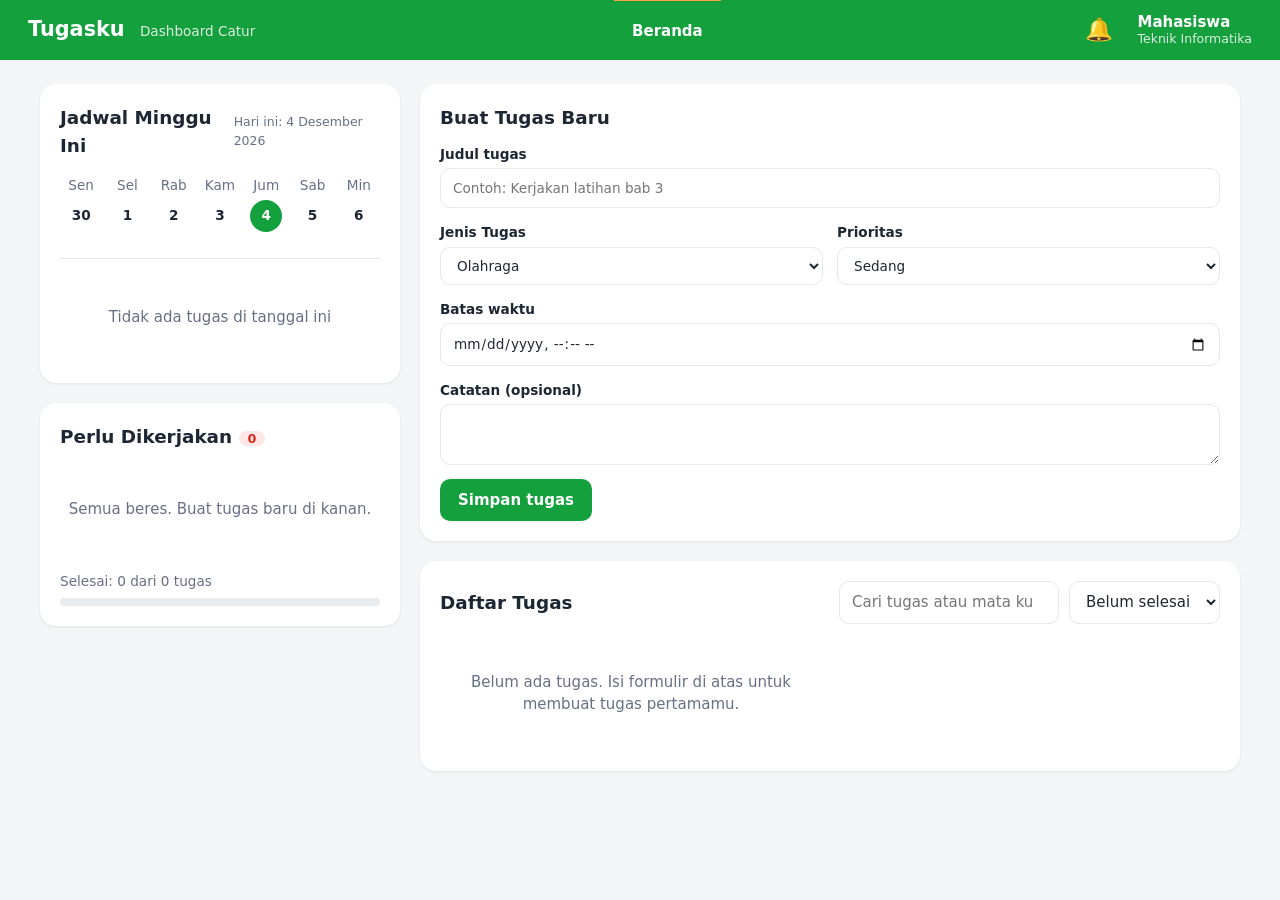
<file: index.html>
<!DOCTYPE html>
<html lang="id">
<head>
<meta charset="UTF-8">
<meta name="viewport" content="width=device-width, initial-scale=1">
<title>Tugasku | Dashboard Tugas Harian</title>
<link rel="stylesheet" href="css/style.css">
</head>
<body>
<header class="topbar">
  <div class="brand">Tugasku <span>Dashboard Catur</span></div>
  <nav><a class="active" href="#">Beranda</a></nav>
  <div class="top-right">
    <div class="bell-wrap">
      <button id="bellBtn" class="bell" aria-label="Notifikasi">&#128276;<span id="badge" class="badge" hidden>0</span></button>
      <div id="notifPanel" class="notif-panel" hidden>
        <div class="np-head"><strong>Notifikasi</strong><button id="readAll" class="link">Tandai semua dibaca</button></div>
        <ul id="notifList"></ul>
        <div class="np-foot">
          <label>Ingatkan sebelum deadline
            <select id="remindSel">
              <option value="30">30 menit</option><option value="60">1 jam</option>
              <option value="180">3 jam</option><option value="1440">1 hari</option>
            </select>
          </label>
          <button id="permBtn" class="btn small">Aktifkan notifikasi browser</button>
        </div>
      </div>
    </div>
    <div class="user"><strong>Mahasiswa</strong><small>Teknik Informatika</small></div>
  </div>
</header>

<main class="layout">
  <aside>
    <section class="card">
      <div class="row"><h2>Jadwal Minggu Ini</h2><small id="todayLabel"></small></div>
      <div id="week" class="week"></div>
      <div id="dayList" class="day-list"></div>
    </section>
    <section class="card">
      <div class="row"><h2>Perlu Dikerjakan <span id="todoCount" class="pill">0</span></h2></div>
      <ul id="todoList" class="todo"></ul>
      <div class="progress-label"><span id="doneText"></span></div>
      <div class="bar"><i id="doneBar"></i></div>
    </section>
  </aside>

  <section class="content">
    <div class="card">
      <h2 id="formTitle">Buat Tugas Baru</h2>
      <form id="taskForm" class="form">
        <input type="hidden" id="editId">
        <label class="span2">Judul tugas
          <input id="fTitle" required maxlength="100" placeholder="Contoh: Kerjakan latihan bab 3">
        </label>
        <label>Jenis Tugas <select id="fCourse"></select></label>
        <label>Prioritas
          <select id="fPrio"><option value="rendah">Rendah</option><option value="sedang" selected>Sedang</option><option value="tinggi">Tinggi</option></select>
        </label>
        <label class="span2">Batas waktu <input type="datetime-local" id="fDue" required></label>
        <label class="span2">Catatan (opsional) <textarea id="fNote" rows="2" maxlength="300"></textarea></label>
        <div class="span2 actions">
          <button class="btn" type="submit" id="saveBtn">Simpan tugas</button>
          <button class="btn ghost" type="button" id="cancelEdit" hidden>Batal</button>
        </div>
      </form>
    </div>

    <div class="card">
      <div class="row wrap">
        <h2>Daftar Tugas</h2>
        <div class="filters">
          <input id="q" type="search" placeholder="Cari tugas atau mata kuliah">
          <select id="fStatus"><option value="aktif">Belum selesai</option><option value="selesai">Selesai</option><option value="semua">Semua</option></select>
        </div>
      </div>
      <div id="taskGrid" class="grid"></div>
    </div>
  </section>
</main>
<div id="toasts" class="toasts" aria-live="polite"></div>
<script src="js/app.js"></script>
</body>
</html>
</file>
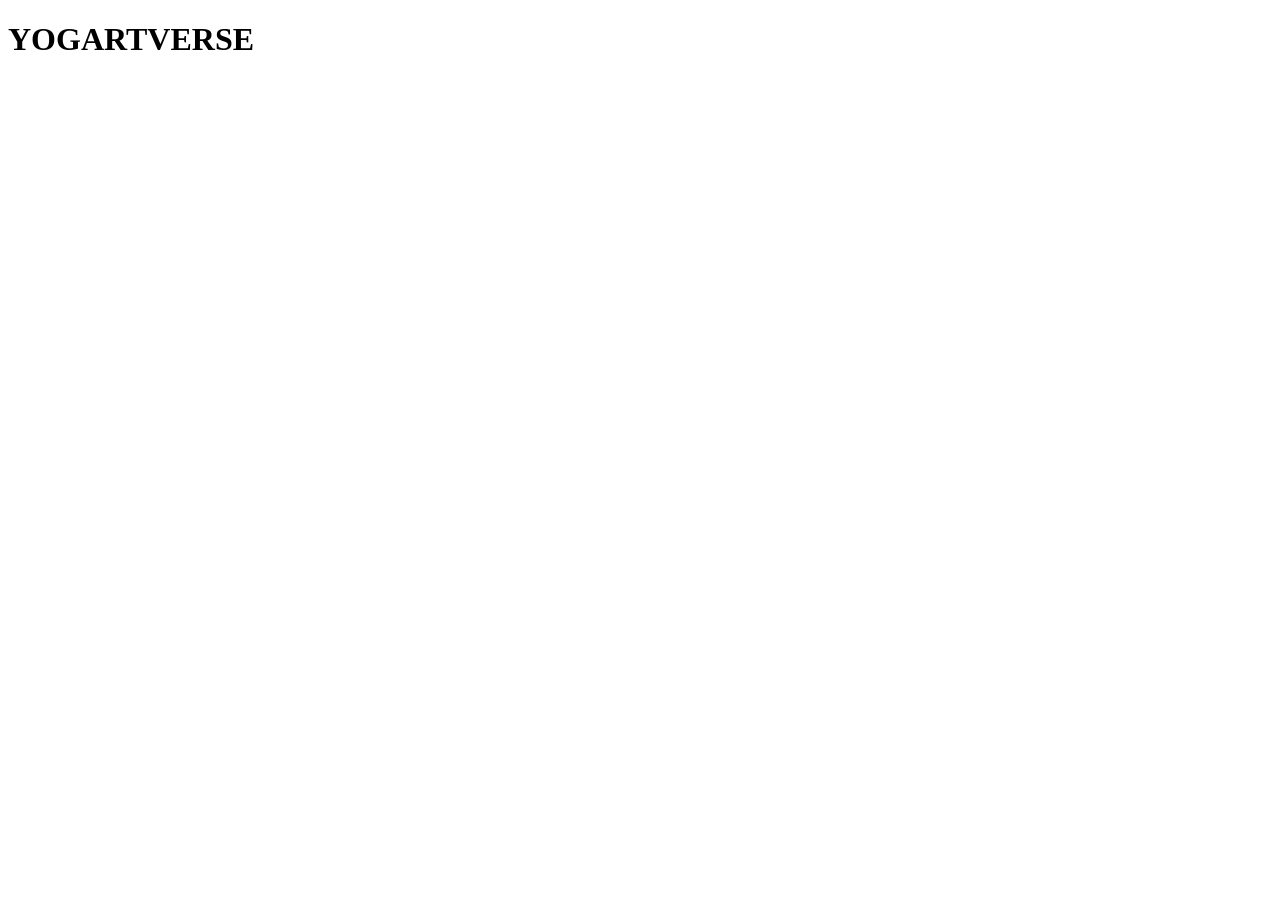
<file: yogartverse.html>
<!DOCTYPE html>
<html>
    <head>
        <title>YOGARTVERSE</title>
        <link rel="icon" href="icon.png" type="image/x-icon"
    </head>
    <body>
        <h1>YOGARTVERSE</h1>
    </body>
</html>
</file>
<file: css/style.css>
:root{--g:#14a03c;--gd:#0e7d2e;--gl:#e6f6ea;--bg:#f3f5f7;--tx:#1d2733;--mu:#667085;--bd:#e4e8ec;--red:#d92d20;--amb:#b54708}
*{box-sizing:border-box}
body{margin:0;background:var(--bg);color:var(--tx);font:15px/1.5 "Segoe UI",system-ui,-apple-system,Roboto,sans-serif}
h2{font-size:1.15rem;margin:0}
button,input,select,textarea{font:inherit}
.topbar{background:var(--g);color:#fff;display:flex;align-items:center;gap:24px;padding:0 28px;height:60px;position:sticky;top:0;z-index:20}
.brand{font-weight:700;font-size:1.3rem}.brand span{font-weight:400;font-size:.85rem;opacity:.85;margin-left:8px}
nav{flex:1;display:flex;justify-content:center}
nav a{color:#fff;text-decoration:none;font-weight:600;padding:19px 18px;border-top:3px solid transparent}
nav a.active{border-top-color:#ff9f43}
.top-right{display:flex;align-items:center;gap:18px}
.user{display:flex;flex-direction:column;line-height:1.2}.user small{opacity:.85}
.bell-wrap{position:relative}
.bell{background:none;border:0;color:#fff;font-size:1.4rem;cursor:pointer;position:relative}
.badge{position:absolute;top:-6px;right:-8px;background:#ff9f43;color:#fff;border-radius:99px;font-size:.7rem;padding:0 6px;font-weight:700}
.notif-panel{position:absolute;right:0;top:44px;width:340px;max-width:92vw;background:#fff;color:var(--tx);border-radius:14px;box-shadow:0 10px 30px rgba(0,0,0,.18);overflow:hidden}
.np-head,.np-foot{padding:12px 16px;display:flex;justify-content:space-between;align-items:center;gap:8px}
.np-head{border-bottom:1px solid var(--bd)}
.np-foot{border-top:1px solid var(--bd);flex-direction:column;align-items:stretch;font-size:.85rem}
.np-foot select{margin-left:6px}
#notifList{list-style:none;margin:0;padding:0;max-height:320px;overflow:auto}
#notifList li{padding:10px 16px;border-bottom:1px solid var(--bd);font-size:.9rem}
#notifList li.unread{background:var(--gl)}
#notifList small{color:var(--mu);display:block}
.empty{color:var(--mu);text-align:center;padding:20px 8px}
.layout{max-width:1240px;margin:24px auto;padding:0 20px;display:grid;grid-template-columns:360px 1fr;gap:20px;align-items:start}
aside,.content{display:grid;gap:20px}
.card{background:#fff;border-radius:16px;padding:20px;box-shadow:0 1px 3px rgba(16,24,40,.08)}
.row{display:flex;justify-content:space-between;align-items:center;gap:10px;margin-bottom:12px}.row.wrap{flex-wrap:wrap}
.row small{color:var(--mu)}
.pill{background:#fde7e5;color:var(--red);border-radius:99px;padding:0 9px;font-size:.8rem;vertical-align:middle}
.week{display:grid;grid-template-columns:repeat(7,1fr);gap:4px;border-bottom:1px solid var(--bd);padding-bottom:12px}
.day{background:none;border:0;cursor:pointer;display:flex;flex-direction:column;align-items:center;gap:4px;color:var(--mu);font-size:.85rem;padding:4px 0}
.day b{width:32px;height:32px;border-radius:50%;display:grid;place-items:center;color:var(--tx);font-weight:600}
.day.sel b{background:var(--g);color:#fff}
.day i{width:6px;height:6px;border-radius:50%;background:transparent}.day.has i{background:var(--g)}
.day:focus-visible,.btn:focus-visible,input:focus-visible,select:focus-visible,textarea:focus-visible{outline:2px solid var(--g);outline-offset:2px}
.day-list{padding-top:12px}
.todo{list-style:none;margin:0;padding:0;display:grid;gap:12px}
.todo li,.mini{display:flex;gap:10px;align-items:flex-start}
.todo input,.mini input{margin-top:5px;accent-color:var(--g);width:17px;height:17px}
.todo small,.mini small{color:var(--mu);display:block}
.todo .late small.d,.mini .late small{color:var(--red)}
.progress-label{margin-top:16px;font-size:.85rem;color:var(--mu)}
.bar{height:8px;background:#e8ecef;border-radius:9px;overflow:hidden;margin-top:6px}.bar i{display:block;height:100%;background:#1976f2;width:0;transition:width .3s}
.form{display:grid;grid-template-columns:1fr 1fr;gap:14px;margin-top:12px}
.form label{display:flex;flex-direction:column;gap:4px;font-size:.85rem;font-weight:600}.span2{grid-column:1/-1}
input,select,textarea{border:1px solid var(--bd);border-radius:10px;padding:9px 12px;background:#fff;color:var(--tx);font-weight:400}
.actions{display:flex;gap:10px}
.btn{background:var(--g);color:#fff;border:0;border-radius:10px;padding:10px 18px;font-weight:600;cursor:pointer}
.btn:hover{background:var(--gd)}.btn.small{padding:7px 12px;font-size:.85rem}
.btn.ghost{background:#fff;color:var(--tx);border:1px solid var(--bd)}.btn.ghost:hover{background:var(--bg)}
.link{background:none;border:0;color:var(--g);cursor:pointer;font-size:.85rem}
.filters{display:flex;gap:10px;flex-wrap:wrap}
.grid{display:grid;grid-template-columns:repeat(auto-fill,minmax(280px,1fr));gap:16px}
.task{border:1px solid var(--bd);border-radius:14px;padding:16px;display:flex;flex-direction:column;gap:6px}
.task.done{opacity:.65}.task.done h3{text-decoration:line-through}
.task h3{margin:0;font-size:1rem}
.task .meta{color:var(--mu);font-size:.85rem}
.task .note{font-size:.85rem;color:var(--mu);white-space:pre-wrap}
.tag{display:inline-block;border-radius:99px;padding:1px 10px;font-size:.75rem;font-weight:600;background:var(--gl);color:var(--gd);align-self:flex-start}
.tag.tinggi{background:#fde7e5;color:var(--red)}.tag.sedang{background:#fef0c7;color:var(--amb)}
.tag.late{background:var(--red);color:#fff}
.task .btns{display:flex;gap:8px;margin-top:auto;padding-top:8px}
.toasts{position:fixed;right:20px;bottom:20px;display:grid;gap:10px;z-index:50}
.toast{background:var(--g);color:#fff;padding:12px 16px;border-radius:12px;box-shadow:0 6px 20px rgba(0,0,0,.2);max-width:320px;animation:in .25s}
@keyframes in{from{transform:translateX(30px);opacity:0}}
@media (prefers-reduced-motion:reduce){.toast{animation:none}.bar i{transition:none}}
@media (max-width:900px){.layout{grid-template-columns:1fr}.brand span,.user{display:none}.topbar{padding:0 16px}}
</file>
